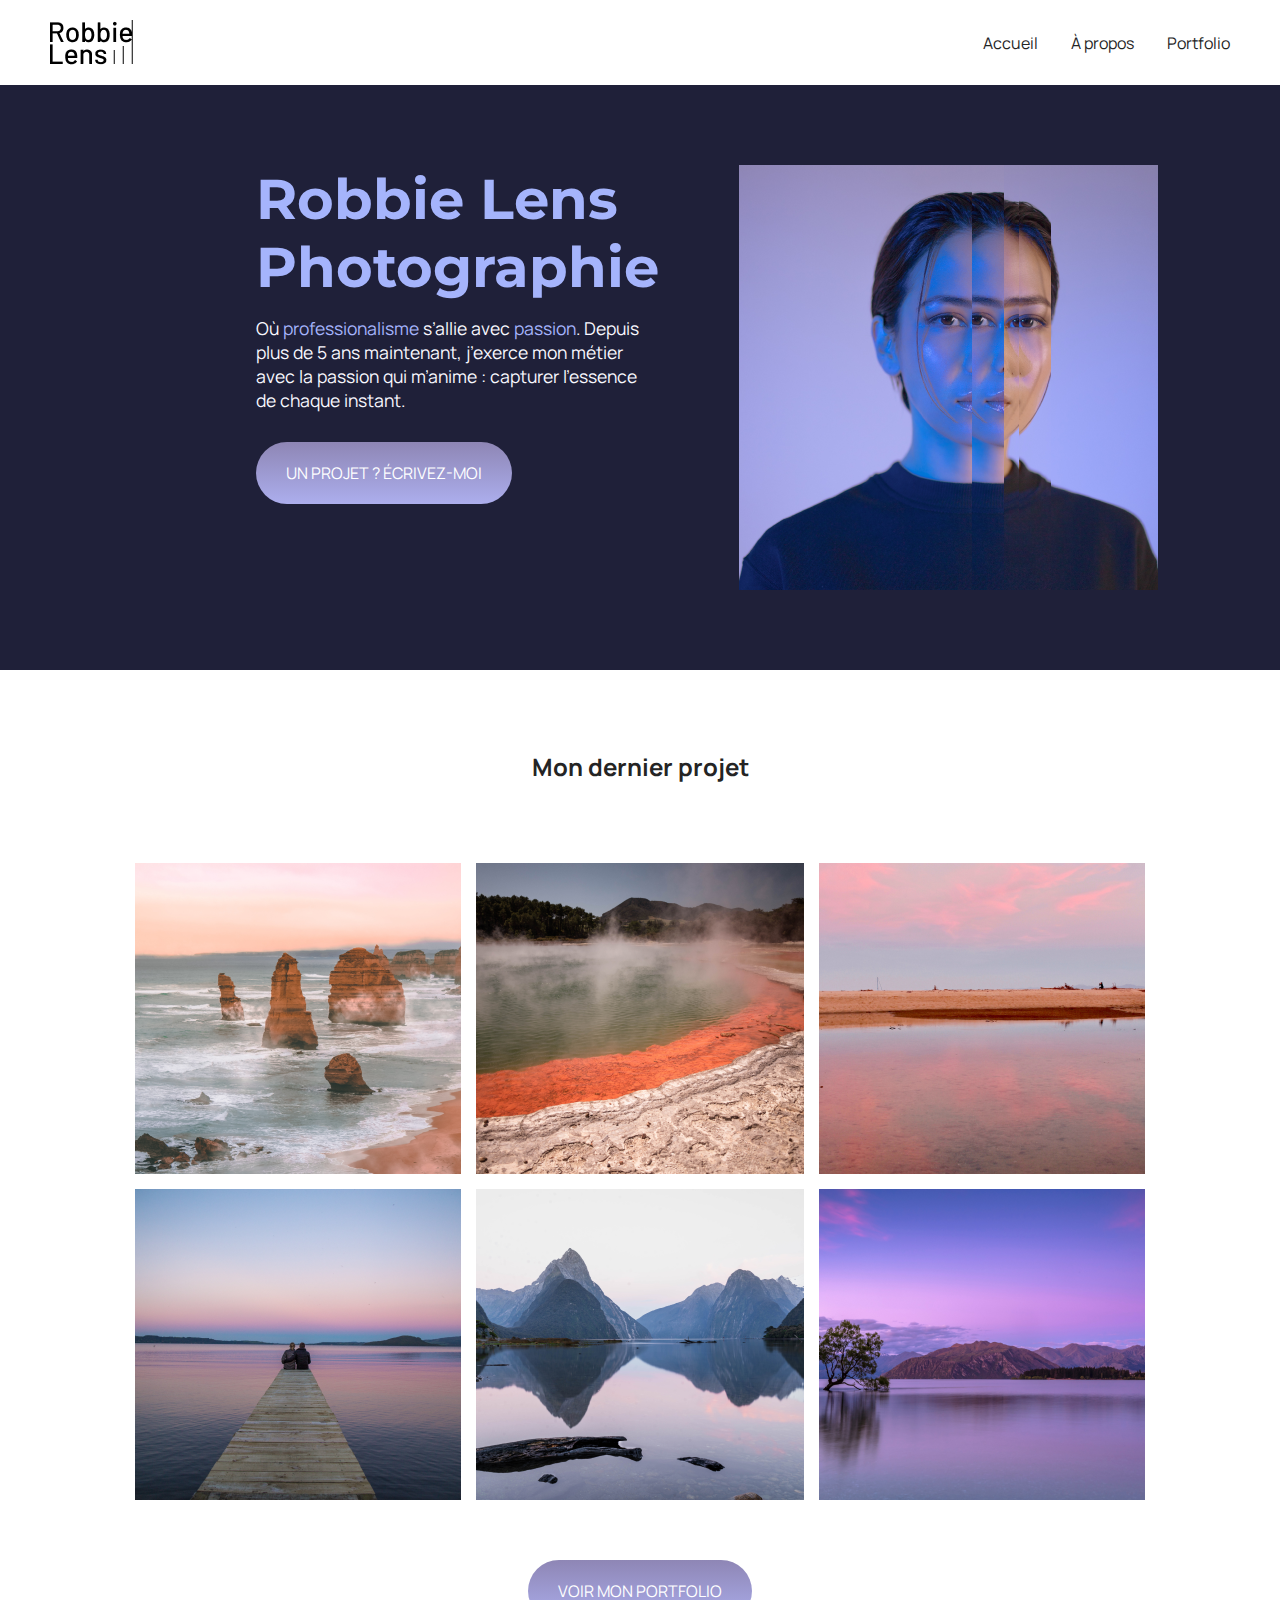
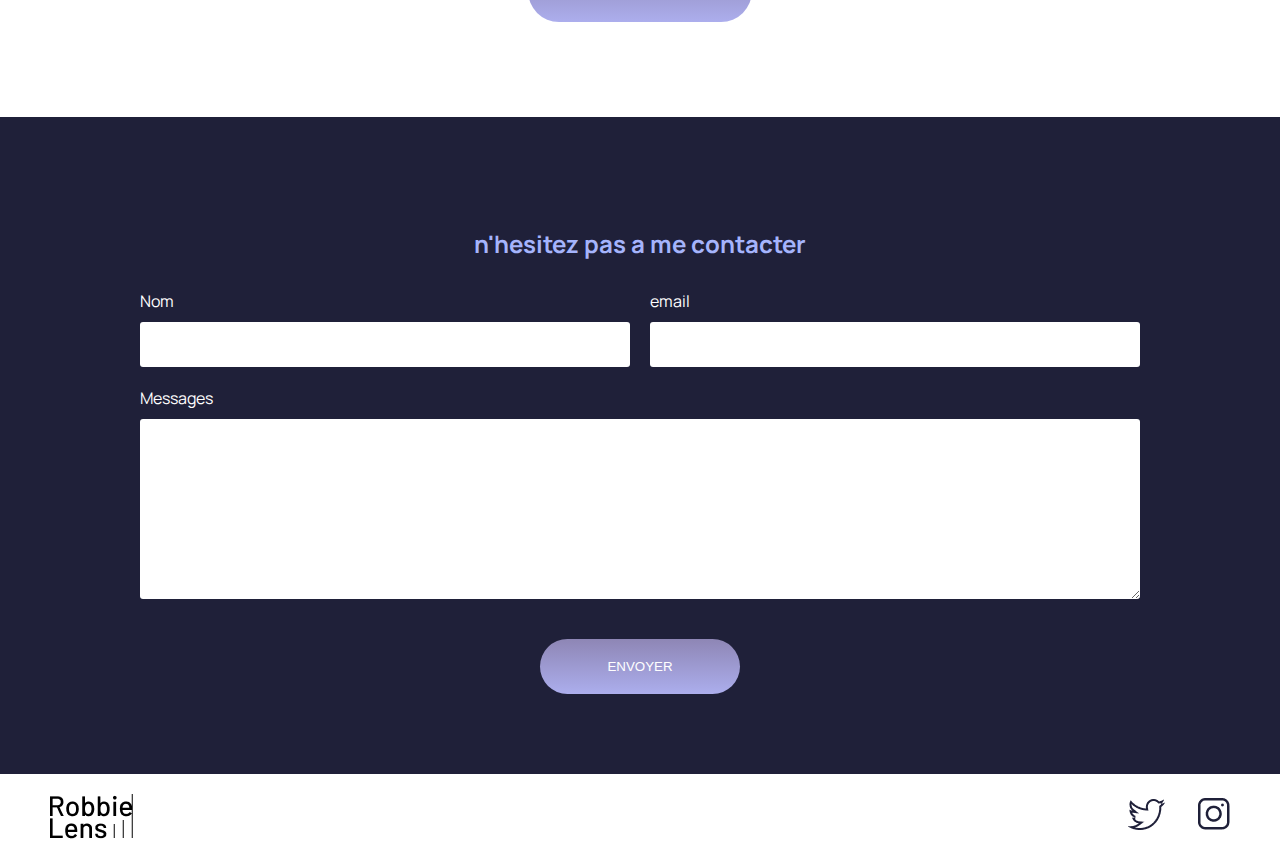
<file: Tuto/OC/OC/Index.html>
<!DOCTYPE html>
<html lang="fr">

<head>
    <meta charset="utf-8" >
    <title>Accueil - Robbie Lens Photographie</title>
    <link href="style/style.css" rel="stylesheet" >
    <link href="style/index.css" rel="stylesheet">
    <link rel="preconnect" href="https://fonts.googleapis.com">
    <link rel="preconnect" href="https://fonts.gstatic.com" crossorigin>
    <link href="https://fonts.googleapis.com/css2?family=Manrope&family=Montserrat&display=swap" rel="stylesheet">
</head>

<body>
    <header>
        <nav>
            <img src="images/logo.png" alt="Logo Robbie Lens" >
            <div>
                <a href="index.html">Accueil</a>
                <a href="a-propos.html">À propos</a>
                <a href="portfolio.html">Portfolio</a>
            </div>
        </nav>
    </header>
    <main>
        <section class="accueil-introduction">
            <div>
                <h1>Robbie Lens Photographie</h1>
                <p>
                    Où <em>professionalisme</em> s’allie avec <em>passion</em>. Depuis
                    plus de 5 ans maintenant, j’exerce mon métier avec la passion
                    qui m’anime : capturer l’essence de chaque instant.
                </p>
                <a href="" class="cta">UN PROJET ? ÉCRIVEZ-MOI</a>
            </div>
            <img src="images/robbie-lens.png" alt="Portrait avec effet de la photographe Robbie Lens" >
        </section>
        <section class="accueil-photos">
            <h2>Mon dernier projet</h2>
            <div>
                <img src="images/accueil/element-1.png" alt="Twelve apostles - Australie" >
                <img src="images/accueil/element-2.png" alt="Wai-O-Tapu - Nouvelle-Zélande" >
                <img src="images/accueil/element-3.png" alt="Parc National d’Abel Tasman - Nouvelle-Zélande" >
            </div>
            <div>
                <img src="images/accueil/element-4.png" alt="Lac Rotorua - Nouvelle-Zélande" >
                <img src="images/accueil/element-5.png" alt="Milford Sound - Nouvelle-Zélande" >
                <img src="images/accueil/element-6.png" alt="Lac Wanaka - Nouvelle-Zélande" >
            </div>
            <div class="center-carre">
                <a href="" class="cta">VOIR MON PORTFOLIO</a>
            </div>
        </section>
        <section class="section-contact">
            <h2>n'hesitez pas a me contacter</h2>
            <form method="get" action="">
                <div class="form-nom-email">
                    <div class="form-column">
                        <label for="nom">Nom</label>
                        <input id="nom" type="text" name="nom">
                    </div>
                    <div class="form-column">
                        <label for="email">email</label>
                        <input id="email" type="text" name="email">
                    </div>
                </div>
                <label for="messages">Messages</label>
                <textarea id="message" name="message" rows="10"></textarea>
                <input class="cta" type="submit" value="ENVOYER">
            </form>
        </section>
    </main>
    <footer>
        <img src="images/logo.png" alt="Logo Robbie Lens" >
        <div>
            <a target="_blank" href="https://twitter.com/" class="lien-icone">
                <img src="images/twitter.png" alt="Logo Twitter" >
            </a>
            <a target="_blank" href="https://www.instagram.com/" class="lien-icone">
                <img src="images/instagram.png" alt="Logo Instagram" >
            </a>
        </div>
    </footer>
</body>

</html>
</file>
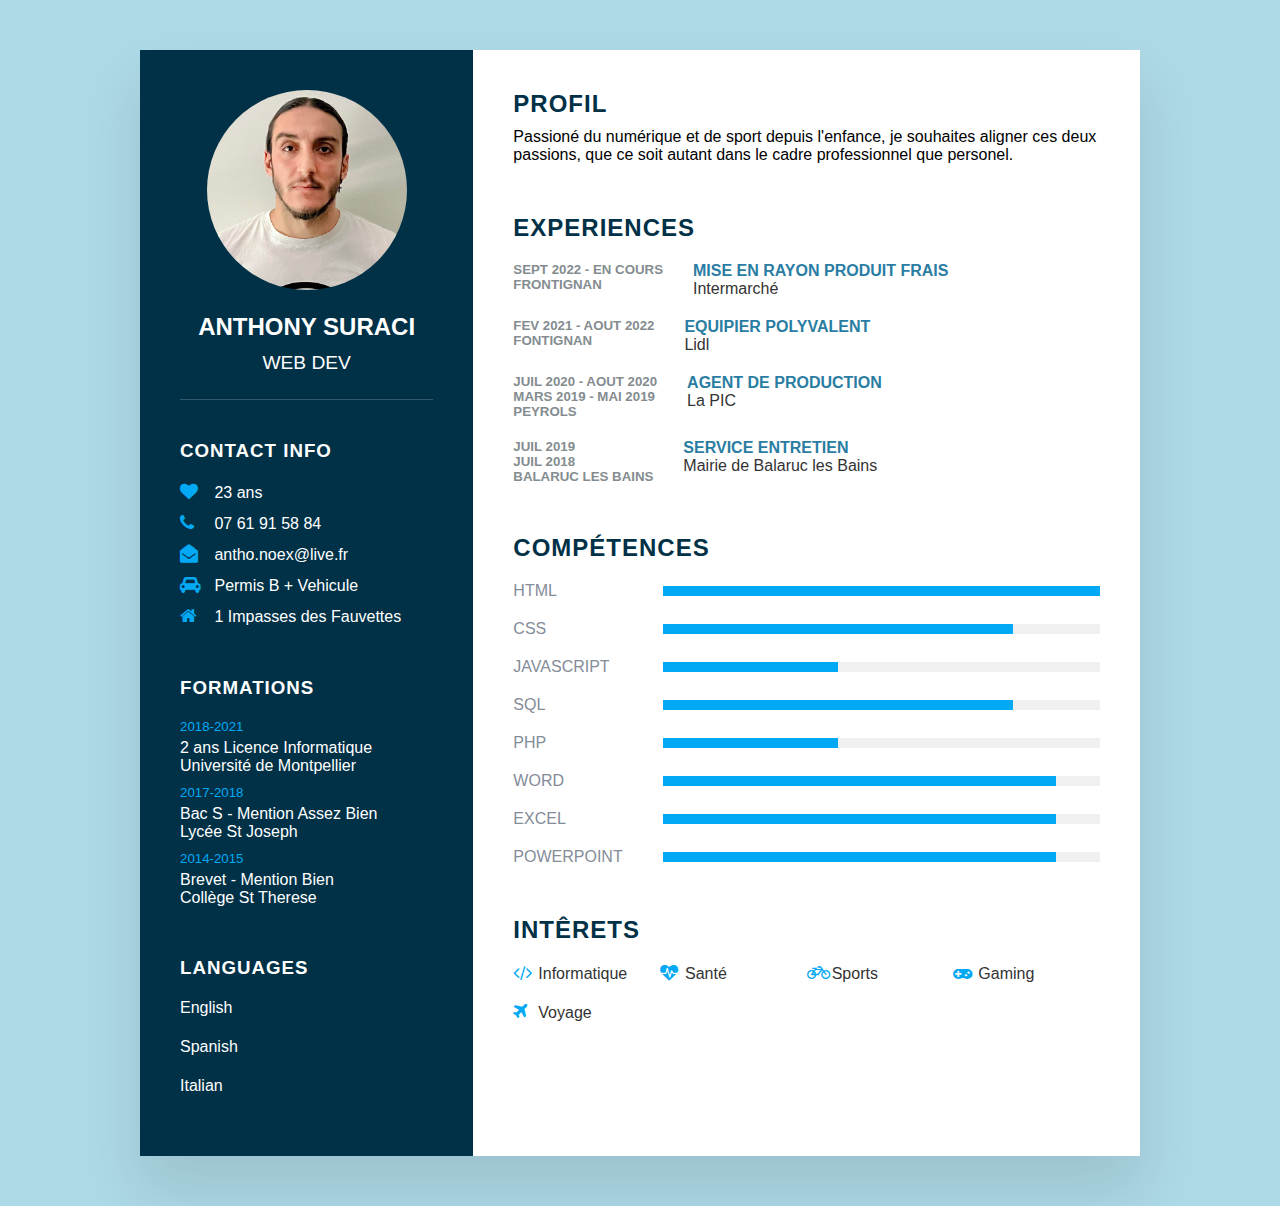
<file: Tuto/Cv/cv.html>
<!DOCTYPE html>
<html>
    <head>
        <meta name="viewport" content="width=device-width, initial-scale=1.0">
        <title> My CV</title>
        <link rel="stylesheet" href="https://cdnjs.cloudflare.com/ajax/libs/font-awesome/4.7.0/css/font-awesome.css" integrity="sha512-5A8nwdMOWrSz20fDsjczgUidUBR8liPYU+WymTZP1lmY9G6Oc7HlZv156XqnsgNUzTyMefFTcsFH/tnJE/+xBg==" crossorigin="anonymous" referrerpolicy="no-referrer" />
        <link rel="stylesheet" type="text/css" href="cv.css">
    </head>
    <body>
        <div class="container">
            <div class="left-side">
                <div class="Texte-profile">
                    <div class="Img">
                        <img src="cv.jpg">
                    </div>
                    <h2>Anthony Suraci<br><span>Web Dev</span></h2>
                </div>

                <div class="ContactInfo">
                    <h3 class= "title"> Contact Info</h3>
                    <ul>
                        <li>
                            <span class="icon"><i class="fa fa-heart" aria-hidden="true"></i></span>
                            <span class="text">23 ans </span>
                        </li>
                        <li>
                            <span class="icon"><i class="fa fa-phone" aria-hidden="true"></i></span>
                            <span class="text">07 61 91 58 84</span>
                        </li>
                        <li>
                            <span class="icon"><i class="fa fa-envelope-open" aria-hidden="true"></i></span>
                            <span class="text">antho.noex@live.fr</span>
                        </li> 
                        <li>
                            <span class="icon"><i class="fa fa-car" aria-hidden="true"></i></span>
                            <span class="text">Permis B + Vehicule</span>
                        </li>
                        <li>
                            <span class="icon"><i class="fa fa-home" aria-hidden="true"></i></span>
                            <span class="text">1 Impasses des Fauvettes</span>
                        </li>
                       
                        
                    </ul>
                </div>

                <div class="ContactInfo education">
                    <h3 class= "title"> Formations</h3>
                    <ul>
                        <li>
                            <h5>2018-2021</h5>
                            <h4>2 ans Licence Informatique<br>Université de Montpellier</h4>
                            
                        </li>
                        <li>
                            <h5>2017-2018</h5>
                            <h4>Bac S - Mention Assez Bien<br>Lycée St Joseph</h4>
                            
                        </li>
                        <li>
                            <h5>2014-2015</h5>
                            <h4>Brevet - Mention Bien <br>Collège St Therese</h4>
                        </li>
                    </ul>
                </div>
                
                <div class="ContactInfo language">
                    <h3 class= "title"> Languages</h3>
                    <ul>
                        <li>
                            <span class="text">English</span>
                            <span class="percent">
                                <div style = "width: 90%;"></div>
                            </span>
                        </li>
                        <li>
                            <span class="text">Spanish</span>
                            <span class="percent"><div style = "width: 50%;"></div></span>
                        </li>
                        <li>
                            <span class="text">Italian</span>
                            <span class="percent"><div style = "width: 50%;"></div></span>
                        </li>
                    </ul>
                </div>
            </div>
            <div class="right-side">
                <div class="about">
                    <h2 class="title2">Profil</h2>
                    <p>
                        Passioné du numérique et de sport depuis l'enfance, je souhaites aligner ces deux  passions, que ce soit autant dans le cadre professionnel que personel.
                    </p>
                </div>
                <div class="about">
                    <h2 class="title2">Experiences</h2>
                    <div class="box">
                        <div class="year">
                            <h5>Sept 2022 - En cours</h5>
                            <h5>Frontignan</h5>
                        </div>
                        <div class="text">
                            <h4>Mise en rayon produit frais</h4>
                            <p>Intermarché</p>
                        </div>
                    </div>
                    <div class="box">
                        <div class="year">
                            <h5>Fev 2021 - Aout 2022</h5>
                            <h5>Fontignan</h5>
                        </div>
                        <div class="text">
                            <h4>Equipier Polyvalent</h4>
                            <p>Lidl</p>
                        </div>
                    </div>
                    <div class="box">
                        <div class="year">
                            <h5>Juil 2020 - Aout 2020<br>Mars 2019 - Mai 2019</h5>
                            <h5>Peyrols</h5>
                        </div>
                        <div class="text">
                            <h4>Agent de production</h4>
                            <p>La PIC</p>
                        </div>
                    </div>
                    <div class="box">
                        <div class="year">
                            <h5>Juil 2019<br>Juil 2018</h5>
                            <h5>Balaruc les Bains</h5>
                        </div>
                        <div class="text">
                            <h4>Service Entretien</h4>
                            <p>Mairie de Balaruc les Bains</p>
                        </div>
                    </div>

                </div>
                <div class="about skills">
                    <h2 class="title2">Compétences</h2>
                    <div class="box">
                        <h4>HTML</h4>
                        <div class="percent">
                            <div style="width: 100%;"></div>
                        </div>
                    </div>
                    <div class="box">
                        <h4>CSS</h4>
                        <div class="percent">
                            <div style="width: 80%;"></div>
                        </div>
                    </div>
                    <div class="box">
                        <h4>JavaScript</h4>
                        <div class="percent">
                            <div style="width: 40%;"></div>
                        </div>
                    </div>
                    <div class="box">
                        <h4>SQL</h4>
                        <div class="percent">
                            <div style="width: 80%;"></div>
                        </div>
                    </div>
                    <div class="box">
                        <h4>PHP</h4>
                        <div class="percent">
                            <div style="width: 40%;"></div>
                        </div>
                    </div>
                    <div class="box">
                        <h4>Word</h4>
                        <div class="percent">
                            <div style="width: 90%;"></div>
                        </div>
                    </div>
                    <div class="box">
                        <h4>Excel</h4>
                        <div class="percent">
                            <div style="width: 90%;"></div>
                        </div>
                    </div>
                    <div class="box">
                        <h4>Powerpoint</h4>
                        <div class="percent">
                            <div style="width: 90%;"></div>
                        </div>
                    </div>
                </div>
                <div class="about interest">
                    <h2 class="title2"> Intêrets</h2>
                    <ul>
                        <li><i class="fa fa-code" aria-hidden="true"></i>Informatique</li>
                        <li><i class="fa fa-heartbeat" aria-hidden="true"></i>Santé</li>
                        <li><i class="fa fa-bicycle" aria-hidden="true"></i>Sports</li>
                        <li><i class="fa fa-gamepad" aria-hidden="true"></i>Gaming</li>
                        <li><i class="fa fa-plane" aria-hidden="true"></i>Voyage</li>
                    </ul>
                </div>
            </div>
        </div>
    </body>
</html>
</file>
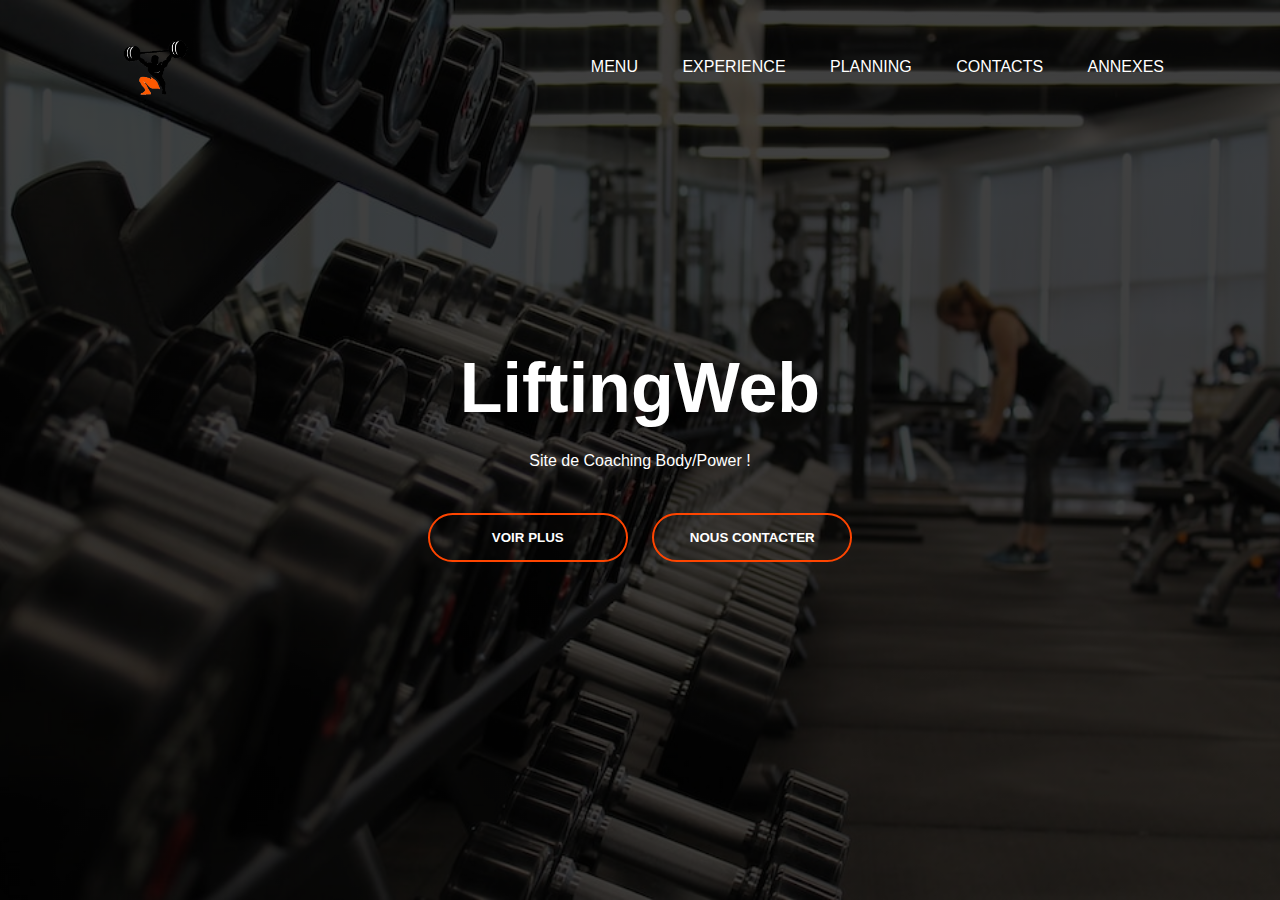
<file: Tuto/Home/home.html>
<html lang="fr">
    <head>
        <meta charset="UTF-8"/>
        <title>Cv Musculation</title>
        <link rel="stylesheet" href="home.css">
    </head>
        <body>
            <div class="baniere">
                <div class="navbar">
                    <img src="power.png" class="logo">
                    <ul>
                        <li><a href="#">Menu</a></li>
                        <li><a href="#">Experience</a></li>
                        <li><a href="#">Planning</a></li>
                        <li><a href="#">Contacts</a></li>
                        <li><a href="#">Annexes</a></li>
                    </ul>
                </div>
                <div class="content">
                    <h1>LiftingWeb</h1>
                    <p>Site de Coaching Body/Power !</p>
                    <div>
                        <button type="button"><span></span>VOIR PLUS</button>
                        <button type="button"><span></span>NOUS CONTACTER</button>
                    </div>
                </div>    
            </div>
        </body>

</html>
</file>
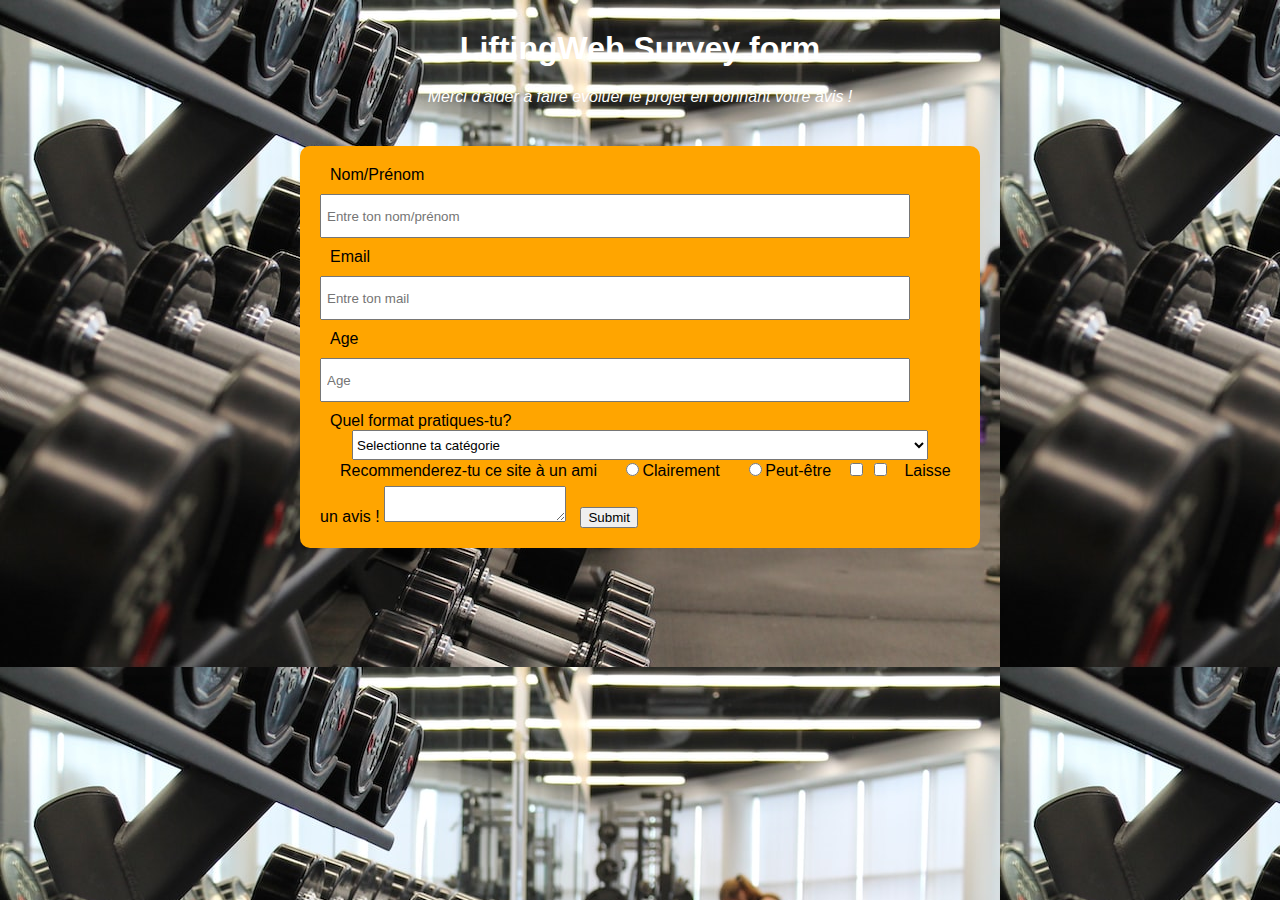
<file: Tuto/Home/survey.html>
<!DOCTYPE html>
<html>
  <head>
    <meta charset="utf-8"/>
    <link rel="stylesheet" href="styles.css">
    <title>Survey form</title>
  </head>
  <body> 
    <h1 id="title"> LiftingWeb Survey form </h1>
    <p id="description"> Merci d'aider à faire   evoluer le projet en donnant votre avis !</p>
  <form id="survey-form">
    <label id="name-label">Nom/Prénom <input id="name" type="text" placeholder="Entre ton nom/prénom" required/></label>
    <label id="email-label">Email <input id="email" type="email" placeholder="Entre ton mail" required/></label>
    <label id="number-label">Age <input id="number" type="number" min="15" max="100"
    placeholder="Age"></label>
    <label id="select-label">Quel format pratiques-tu? 
      <select id="dropdown">
      <option>Selectionne ta catégorie</option>
      <option>Bodybuilding</option>
      <option>Powerlifting</option>
      <option>Halterophilia</option>
      </select></label>
    <label>Recommenderez-tu ce site à un ami</label>
    <label id="radio1">
      <input class="radio" type="radio" name="button-survey" value="text"/>Clairement
    </label>
    <label id="radio2">
      <input class="radio" type="radio" name="button-survey" value="text"/>Peut-être
    </label>
      <input type="checkbox" name="button-survey" value="text"/>
      <input type="checkbox" name="button-survey2" value="text"/>
    <label>Laisse un avis ! 
      <textarea></textarea>
    </label>
      <button id="submit" type="submit">Submit</button>
    </form>
  </body>
</html>
</file>
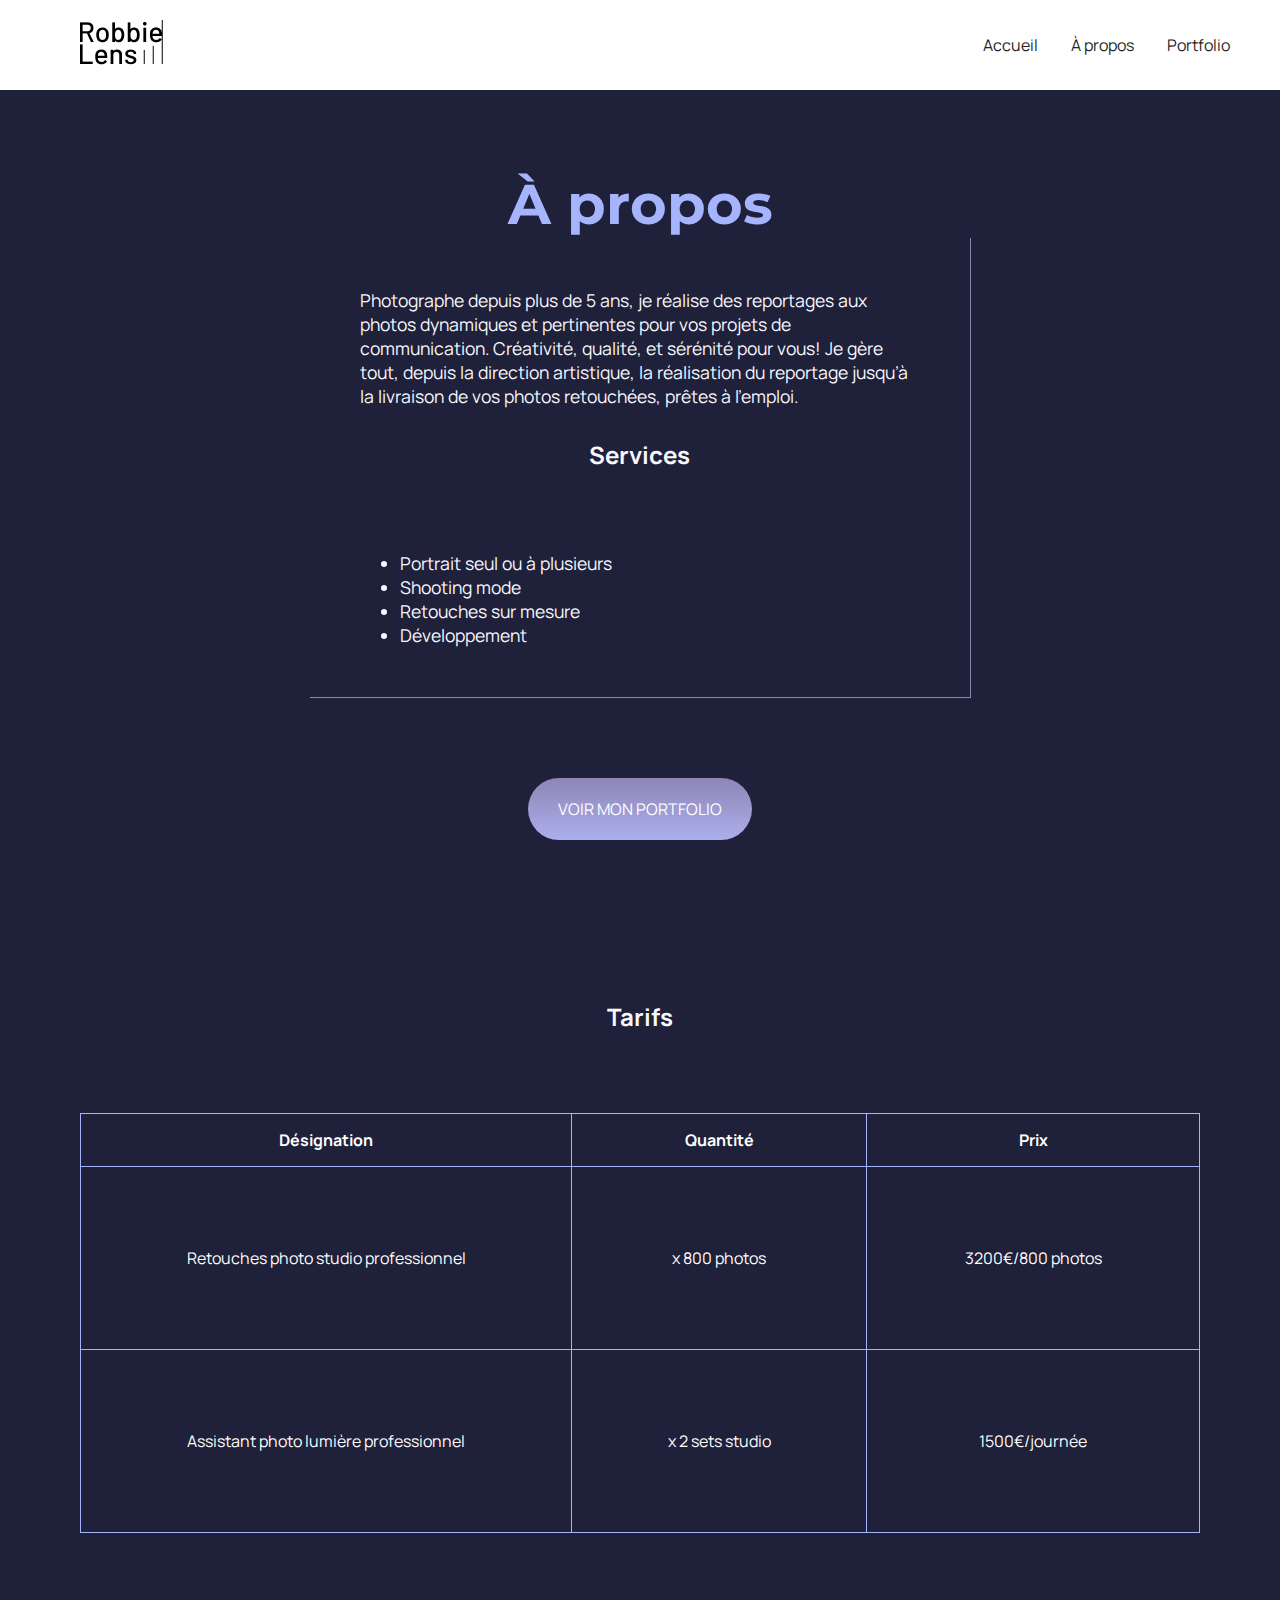
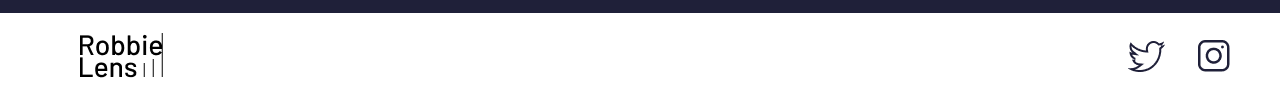
<file: Tuto/OC/OC/a-propos.html>
<!DOCTYPE html>
<html lang="fr">

<head>
    <meta charset="utf-8" >
    <title>À propos - Robbie Lens Photographie</title>
    <link href="style/style.css" rel="stylesheet" >
    <link href="style/a-propos.css" rel="stylesheet">
    <link rel="preconnect" href="https://fonts.googleapis.com">
    <link rel="preconnect" href="https://fonts.gstatic.com" crossorigin>
    <link href="https://fonts.googleapis.com/css2?family=Manrope&family=Montserrat&display=swap" rel="stylesheet">
</head>

<body>
    <header>
        <nav>
            <a href="index.html" class="lien-icone">
                <img src="images/logo.png" alt="Logo Robbie Lens" >
            </a>
            
            <div>
                <a href="index.html">Accueil</a>
                <a href="a-propos.html">À propos</a>
                <a href="portfolio.html">Portfolio</a>
            </div>
        </nav>
    </header>
    <main class="a-propos-main">
        <section>
            <h1>À propos</h1>
            <div class="carre-contenu">
                <p>
                    Photographe depuis plus de 5 ans, je réalise des reportages aux photos dynamiques et pertinentes
                    pour
                    vos
                    projets de communication. Créativité, qualité, et sérénité pour vous! Je gère tout, depuis la
                    direction
                    artistique, la réalisation du reportage jusqu’à la livraison de vos photos retouchées, prêtes à
                    l’emploi.
                </p>
                <h2>Services</h2>
                <ul>
                    <li>Portrait seul ou à plusieurs</li>
                    <li>Shooting mode</li>
                    <li>Retouches sur mesure</li>
                    <li>Développement</li>
                </ul>
            </div>
            <div class="center-carre">
                <a href="" class="cta">VOIR MON PORTFOLIO</a>
            </div>
        </section>
        <section>
            <h2>Tarifs</h2>
            <table>
                <thead>
                    <tr>
                        <th>Désignation</th>
                        <th>Quantité</th>
                        <th>Prix</th>
                    </tr>
                </thead>
                <tbody>
                    <tr>
                        <td>Retouches photo
                            studio professionnel</td>
                        <td>x 800 photos</td>
                        <td>3200€/800 photos</td>
                    </tr>
                    <tr>
                        <td>Assistant photo
                            lumière professionnel</td>
                        <td>x 2 sets studio</td>
                        <td>1500€/journée</td>
                    </tr>
                </tbody>
            </table>
        </section>
    </main>
    <footer>
        <a href="index.html" class="lien-icone">
            <img src="images/logo.png" alt="Logo Robbie Lens" >
        </a>
        <div>
            <a target="_blank" href="https://twitter.com/" class="lien-icone">
                <img src="images/twitter.png" alt="Logo Twitter" >
            </a>
            <a target="_blank" href="https://www.instagram.com/" class="lien-icone">
                <img src="images/instagram.png" alt="Logo Instagram" >
            </a>
        </div>
    </footer>
</body>

</html>
</file>
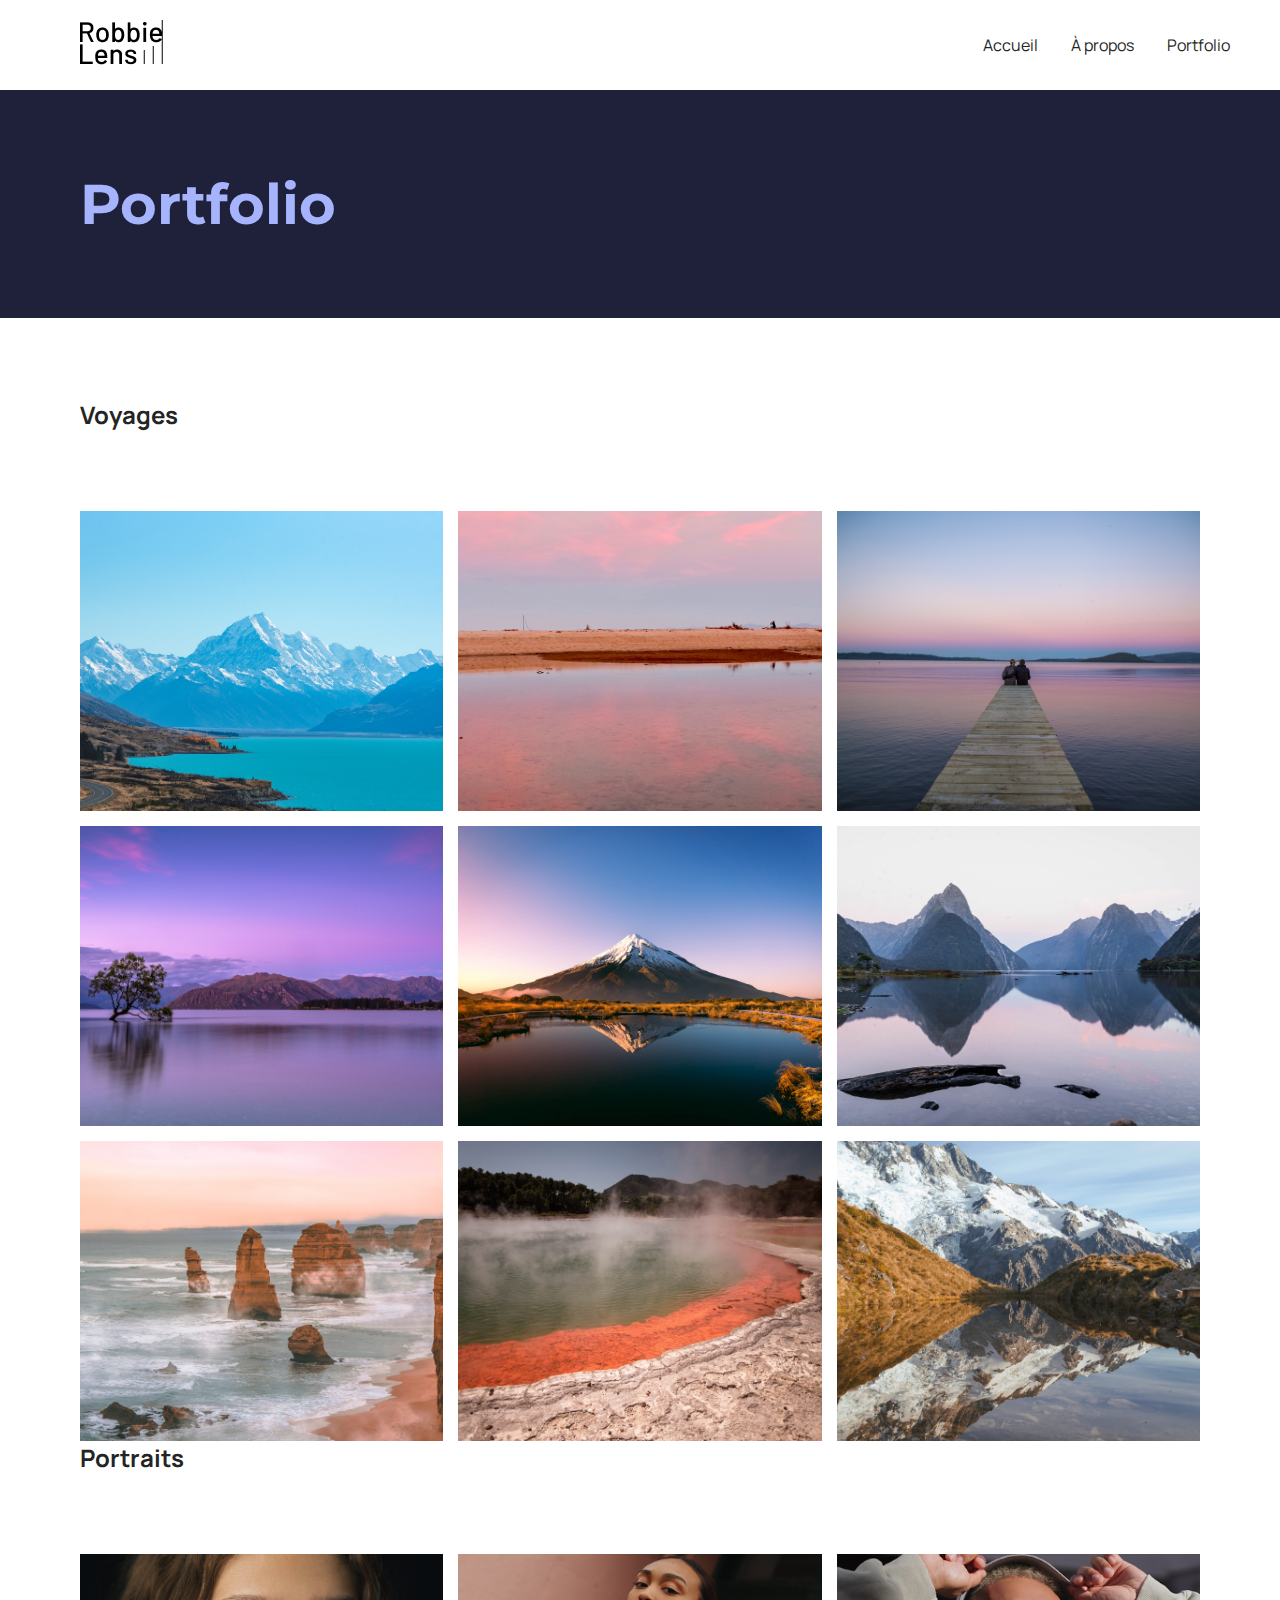
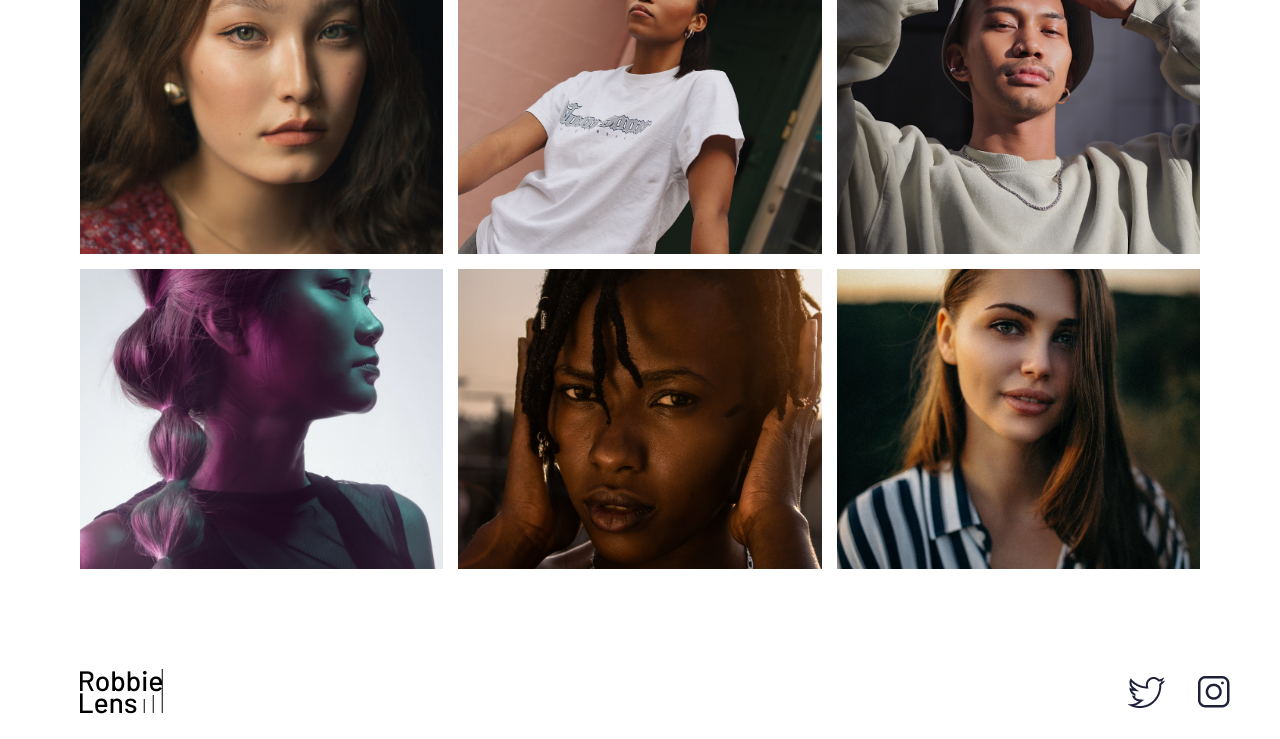
<file: Tuto/OC/OC/portfolio.html>
<!DOCTYPE html>
<html lang="fr">

<head>
    <meta charset="utf-8" >
    <title>Portfolio - Robbie Lens Photographie</title>
    <link href="style/style.css" rel="stylesheet" >
    <link href="style/portfolio.css" rel="stylesheet">
    <link rel="preconnect" href="https://fonts.googleapis.com">
    <link rel="preconnect" href="https://fonts.gstatic.com" crossorigin>
    <link href="https://fonts.googleapis.com/css2?family=Manrope&family=Montserrat&display=swap" rel="stylesheet">
</head>

<body>
    <header>
        <nav>
            <a href="index.html" class="lien-icone">
                <img src="images/logo.png" alt="Logo Robbie Lens" >
            </a>
            <div class="header-nav">
                <a href="index.html">Accueil</a>
                <a href="a-propos.html">À propos</a>
                <a href="portfolio.html">Portfolio</a>
            </div>
        </nav>
    </header>
    <main>
        <section>
            <h1>Portfolio</h1>
        </section>
        <section class="portfolio-section-photos">
            <h2>Voyages</h2>
            <!-- Créez ici votre grid Voyages -->
            <div class="grid-paysages">
                <a href="images/portfolio/paysage1.jpg" class="lien-conteneur-photo">
                    <img src="images/portfolio/paysage1.jpg" alt="Mont Aoraki - Nouvelle-Zélande" >
                    <div class="photo-hover">Voir la photo</div>
                </a>
                <a href="images/portfolio/paysage2.jpg" class="lien-conteneur-photo">
                    <img src="images/portfolio/paysage2.jpg" alt="Parc National d’Abel Tasman - Nouvelle-Zélande" >
                    <div class="photo-hover">Voir la photo</div>
                </a>
                <a href="images/portfolio/paysage3.jpg" class="lien-conteneur-photo">
                    <img src="images/portfolio/paysage3.jpg" alt="Lac Rotorua - Nouvelle-Zélande" >
                    <div class="photo-hover">Voir la photo</div>
                </a>
                <a href="images/portfolio/paysage4.jpg" class="lien-conteneur-photo">
                    <img src="images/portfolio/paysage4.jpg" alt="Lac Wanaka - Nouvelle-Zélande" >
                    <div class="photo-hover">Voir la photo</div>
                </a>
                <a href="images/portfolio/paysage5.jpg" class="lien-conteneur-photo">
                    <img src="images/portfolio/paysage5.jpg" alt="Mont Taranaki - Nouvelle-Zélande" >
                    <div class="photo-hover">Voir la photo</div>
                </a>
                <a href="images/portfolio/paysage6.jpg" class="lien-conteneur-photo">
                    <img src="images/portfolio/paysage6.jpg" alt="Milford Sound - Nouvelle-Zélande" >
                    <div class="photo-hover">Voir la photo</div>
                </a>
                <a href="images/portfolio/paysage7.jpg" class="lien-conteneur-photo">
                    <img src="images/portfolio/paysage7.jpg" alt="Twelve Apostle - Australie" >
                    <div class="photo-hover">Voir la photo</div>
                </a>
                <a href="images/portfolio/paysage8.jpg" class="lien-conteneur-photo">
                    <img src="images/portfolio/paysage8.jpg" alt="Wai-O-Tapu - Nouvelle-Zélande" >
                    <div class="photo-hover">Voir la photo</div>
                </a>
                <a href="images/portfolio/paysage9.jpg" class="lien-conteneur-photo">
                    <img src="images/portfolio/paysage9.jpg" alt="Mont Cook - Nouvelle Zélande" >
                    <div class="photo-hover">Voir la photo</div>
                </a>
            </div>
            <h2>Portraits</h2>
            <div class="grid-portraits">
                <a href="images/portfolio/portrait1.jpg" class="lien-conteneur-photo">
                    <img src="images/portfolio/portrait1.jpg" alt="Portrait jeune femme 1" >
                    <div class="photo-hover">Voir la photo</div>
                </a>
                <a href="images/portfolio/portrait2.jpg" class="lien-conteneur-photo">
                    <img src="images/portfolio/portrait2.jpg" alt="Portrait jeune femme 2" >
                    <div class="photo-hover">Voir la photo</div>
                </a>
                <a href="images/portfolio/portrait3.jpg" class="lien-conteneur-photo">
                    <img src="images/portfolio/portrait3.jpg" alt="Portrait jeune homme 3" >
                    <div class="photo-hover">Voir la photo</div>
                </a>
                <a href="images/portfolio/portrait4.jpg" class="lien-conteneur-photo">
                    <img src="images/portfolio/portrait4.jpg" alt="Portrait jeune femme 4" >
                    <div class="photo-hover">Voir la photo</div>
                </a>
                <a href="images/portfolio/portrait5.jpg" class="lien-conteneur-photo">
                    <img src="images/portfolio/portrait5.jpg" alt="Portrait jeune femme 5" >
                    <div class="photo-hover">Voir la photo</div>
                </a>
                <a href="images/portfolio/portrait6.jpg" class="lien-conteneur-photo">
                    <img src="images/portfolio/portrait6.jpg" alt="Portrait jeune femme 6" >
                    <div class="photo-hover">Voir la photo</div>
                </a>
            </div>
        </section>
    </main>
    <footer>
        <a href="index.html" class="lien-icone">
            <img src="images/logo.png" alt="Logo Robbie Lens" >
        </a>
        <div>
            <a target="_blank" href="https://twitter.com/" class="lien-icone">
                <img src="images/twitter.png" alt="Logo Twitter" >
            </a>
            <a target="_blank" href="https://www.instagram.com/" class="lien-icone">
                <img src="images/instagram.png" alt="Logo Instagram" >
            </a>
        </div>
    </footer>
</body>

</html>
</file>
<file: Tuto/OC/OC/style/style.css>
* {
  margin: 0;
}

body {
  font-family: 'Manrope', sans-serif;
  font-size: 1em;
  background-color: #1f2039;
}

a {
  color: #242424;
  text-decoration: none;
}

em {
  color: #a5b4fc;
  font-style: normal;
}

h1 {
  font-size: 3.5em;
  color: #a5b4fc;
  font-family: 'Montserrat', sans-serif;
}

h2 {
  color: #f9f8ff;
}

p,
li {
  font-size: 1.1em;
  color: #f9f8ff;
}

header,
footer {
  background-color: white;
  padding: 20px 50px;
}

.cta {
  display: inline-block;
  background: linear-gradient(#8e86b5, #acaeed);
  color: white;
  border-radius: 50px;
  padding: 20px 30px;
}

a:hover {
  text-decoration: underline;
}

.cta:hover {
  background: linear-gradient(#696484, #8788ba);
  text-decoration: none;
}

.lien-icone {
  margin-left: 30px;
}

.lien-icone:hover {
  opacity: 0.5;
}

section {
  padding: 80px;
}

footer,
nav {
  display: flex;
  flex-direction: row;
  align-items: center;
  justify-content: space-between;
}

nav a {
  margin-left: 30px;
}

@media screen and (max-width: 996px) {
  header nav {
    flex-direction: column;
    align-items: center;
    justify-content: center;
  }

  header nav img {
    margin-bottom: 20px;
  }

  header,
  footer {
    padding: 20px 20px;
  }

  h1 {
    font-size: 2em;
  }

  section {
    padding: 50px 20px 50px 20px;
  }

  nav a {
    margin-left: 10px;
    margin-right: 10px;
  }
}
</file>
<file: Tuto/OC/OC/style/index.css>
.accueil-photos {
  background-color: white;
  padding: 80px;
}

.accueil-photos h2 {
  color: #242424;
  text-align: center;
  margin-bottom: 80px;
}

.accueil-photos div {
  display: flex;
  flex-direction: row;
  gap: 15px;
  justify-content: center;
  margin-bottom: 15px;
}

.accueil-introduction {
  display: flex;
  flex-direction: row;
  width: 60%;
  align-items: flex-start;
  margin: auto;
}

.accueil-introduction h1 {
  margin-bottom: 15px;
}

.accueil-introduction p {
  margin-bottom: 30px;
}

.accueil-introduction div {
  padding-right: 80px;
}

.section-contact h2{
  color: #a5b4fc;
  text-align: center;
  margin: 30px;
}

form{
  display:flex;
  color: white;
  flex-direction: column;
  margin: auto;
  max-width: 1000px;
}

.form-nom-email{
  display: flex;
  flex-direction: row;
  gap: 20px;
}

.form-column{
  flex:1;
  display:flex;
  flex-direction: column;
  margin-bottom: 20px;
}

label{
  margin-bottom: 10px;
}

input,textarea{
  padding: 15px;
  border-radius:3px;
  border: none;
}

input[type="submit"] {
  width: 200px;
  margin: auto;
  margin-top: 40px;
}

.center-carre{
  margin-top: 60px;
}

@media screen and (max-width: 996px) {
  .accueil-introduction {
    flex-direction: column;
    align-items: center;
    justify-content: center;
  }

  .accueil-introduction div {
    padding-right: 0;
    text-align: center;
    order: 2;
  }

  .accueil-introduction img {
    order: 1;
    margin-bottom: 20px;
    width: 100%;
  }

  .accueil-photos {
    padding: 20px;
  }

  .accueil-photos div {
    flex-direction: column;
  }

  .section-contact {
    padding: 50px 20px;
  }

  .form-nom-email {
    flex-direction: column;
    gap: 0;
  }
}
</file>
<file: Tuto/Cv/cv.css>
*{
   margin:0;
   padding:0;
   font-family: 'Poppins', sans-serif; 
   box-sizing: border-box; /* défini la facon dont la hauteur et la largeur totale d'un element est calculé*/
}
body{
    background: lightblue;
    display: flex;
    justify-content: center;
    align-items: center;
    min-height: 100vh;
} 
.container{
    position: relative;
    width: 100%;
    max-width: 1000px;
    min-height:1000px;
    background: #fff;
    display: grid;
    margin: 50px;
    grid-template-columns: 1fr 2fr;
    box-shadow: 0 35px 55px rgba(0,0,0,0.1);
}
.container .left-side{
    position:relative;
    background: #003147;
    padding: 40px;
}
.Texte-profile{
    position:relative;
    display:flex;
    flex-direction:column;
    align-items: center;
    padding-bottom:20px;
    border-bottom: 1px solid rgba(255,255,255,0.2);
}
.Texte-profile .Img{
    position: relative;
    width: 200px;
    height: 200px;
    border-radius: 50%;
    overflow: hidden;
}
.Texte-profile .Img img{
    position: absolute;
    top: 0;
    left: 0;
    width: 100%;
    height: 100%;
    object-fit: cover;
}
.Texte-profile h2{
    color: #fff;
    font-size: 1.5em;
    margin-top: 20px; /* Le padding permet de créer un espace supplémentaire à l'intérieur d'un élément. La marge (margin) permet quant à elle de créer un espace supplémentaire à l'extérieur de l'élément.*/
    text-transform: uppercase;
    text-align: center;
    font-weight: 600;
    line-height: 1.4em;
}
.Texte-profile h2 span{
    font-size: 0.8em;
    font-weight: 300;
}
.ContactInfo{
    padding-top: 40px;
}

.title{
    color: #fff;
    text-transform: uppercase;
    font-weight: 600;
    letter-spacing: 1px;
    margin-bottom: 20px;
}
.ContactInfo ul{
    position: relative;

}
.ContactInfo ul li{
    position: relative;
    list-style: none;
    cursor: pointer;
    margin: 10px 0;
}
.ContactInfo ul li .icon{
    display: inline-block; /* permet de set a width et height and respecte margin and padding*/
    width: 30px;
    font-size:18px;
    color: #03a9f4;
}
.ContactInfo ul li span{
    color: #fff;
    font-weight: 300;
}
.ContactInfo .education{
    padding-top:40px;
}

.ContactInfo.education ul li{
    position: relative;
    list-style: none;
    cursor: pointer;
    margin: 10px 0;
}

.ContactInfo.education h5{
    color: #03a9f4;
    font-weight: 500;
    margin-bottom: 5px;
}
.ContactInfo.education h4:nth-child(2){
    color: #fff;
    font-weight: 500;
}
.ContactInfo.education h4{
    color: #fff;
    font-weight: 300;
}
/*.ContactInfo.language {
    padding-top:40px;
}*/
/*.ContactInfo.language ul li{
    position: relative;
    list-style: none;
    cursor: pointer;
    margin: 10px 0;
}*/
.ContactInfo.language .percent{
    position: relative;
    width: 0;
    height: 6px;
    background:#081921;
    display: block;
    margin-top: 5px;
}
.ContactInfo.language .percent div{
    position: absolute;
    top:0;
    left:0;
    height:100%;
    background: #03a9f4;
}

.container .right-side{
    position:relative;
    background: #fff;
    padding: 40px;
}
.about{
    margin-bottom: 50px;
}
.about:last-child{
    margin-bottom: 0;
}

.title2{
    color:#003147;
    text-transform: uppercase;
    letter-spacing: 1px;
    margin-bottom: 10px;
}
.about .box .text p{
    color : #333;
}
.about .box .text{
    padding-left: 30px;
}
.about .box .text h4{
    text-transform: uppercase;
    color: #2a7da2;
    font-size: 16px;
}
.about .box{
    display: flex;
    flex-direction: row;
    margin: 20px 0;
}
.about .box .year{
    max-width: 150px;
   

}
.about .box .year h5{
    text-transform: uppercase;
    color: #848c90;
    font-weight: 600;
}
.skills .box{
    position: relative;
    width: 100%;
    display: grid;
    grid-template-columns: 150px 1fr;
    justify-content: center;
    align-items: center;
}
.about.skills .box h4{
    text-transform: uppercase;
    color: #848c99;
    font-weight:500;
}
.about.skills .box .percent{
    position: relative;
    width: 100%;
    height: 10px;
    background: #f0f0f0;
}
.about.skills .box .percent div{
    position: absolute;
    top:0;
    left:0;
    height: 100%;
    background: #03a9f4;
}
.interest ul  {
    display: grid;
    grid-template-columns: repeat(4,1fr);
   
}
.interest ul li{
    list-style: none;
    margin: 10px 0;
    color: #333;
    font-weight: 500;
    margin: 10px 0;
}
.interest ul li .fa{
    color: #03a9f4;
    font-size: 18px;
    width: 20px;
    margin-right: 5px;
}
</file>
<file: Tuto/Home/home.css>
*{
    margin: 0;
    padding: 0;
    font-family: sans-serif;
}
.baniere{
    width: 100%;
    height: 100vh;
    background-image: linear-gradient(rgba(0,0,0,0.75),rgba(0,0,0,0.75)),url(back.jpg);
    background-size: cover;
    background-position: center;
}
.navbar{
    width: 85%;
    margin: auto;
    padding: 35px 0;
    display: flex;
    align-items: center;
    justify-content: space-between;
}
.logo{
    background-size: cover;
    background-color:rgba(0,0,0,0);
    width: 120px;
    cursor: pointer;
   
    
}
.navbar ul li{
    list-style: none;
    display: inline-block;
    margin: 0 20px;
    position: relative;
}
.navbar ul li a{
    text-decoration: none;
    color: #fff;
    text-transform: uppercase;
}
.navbar ul li::after{
    content: '';
    height: 3px;
    width: 0;
    background: orangered;
    position: absolute;
    left: 0;
    bottom: -10px;
    transition: 0.5s;
}
.navbar ul li:hover::after{
    width: 100%;
}
.content{
    width: 100%;
    position: absolute;
    top: 50%;
    text-align: center;
    color: #fff;
    transform: translateY(-50%);
    
}
.content h1{
    font-size: 70px;
    margin-top: 30px;
    
}
.content p{
    margin: 20px auto;
    font-weight: 100;
    line-height: 25px;
    
}
button{
    width: 200px; 
    padding: 15px 0;
    text-align: center;
    margin: 20px 10px;
    border-radius: 25px;
    font-weight: bold;
    border: 2px solid orangered;
    background: transparent;
    color: #fff;
    cursor: pointer;
    position: relative;
    overflow: hidden;
    
}
span{
    background: orangered;
    height: 100%;
    width: 0;
    border-radius: 25px;
    position: absolute;
    left: 0;
    bottom: 0;
    z-index: -1;
    transition: 0.5s;
}
button:hover span{
    width: 100%;

}
button:hover{
    border: none;
}
</file>
<file: Tuto/Home/styles.css>
body{
    margin: 0;
    font-family: arial;
    background-image: url(back.jpg);
    box-sizing:border-box;
  }
  #title{
    text-align:center;
    color:white;
    margin-top: 30px;
    
  }
  #description{
    text-align:center;
    color:white;
    font-style: italic;
  }
  #survey-form{
    background-color:orange;
    margin: 40px auto;
    width: 50%;
    border-radius:10px;
    padding:20px;
    
  }
  .container {
    display: flex;
    justify-content: center;
    align-items: center;
    
  }
  label{
    padding:10px;
    
    
  }
  #name, #email, #number {
    margin:10px auto;
    width:90%;
    height: 30px;
    padding:5px;
    
  }
  
   #dropdown{
    display: block;
    width:90%;
    margin:0 auto;
    height: 30px;
    
  }
  
  #radio1, #radio2{

  }
    

  .radio{
    display:inline-block;
    margin-bottom:10px;
  }
</file>
<file: Tuto/OC/OC/style/a-propos.css>
.carre-contenu {
  border-right: 1px solid #8e86b5;
  border-bottom: 1px solid #8e86b5;
  padding: 50px;
  width: 50%;
  margin: auto;
  margin-bottom: 80px;
}

.carre-contenu h2 {
  margin-top: 30px;
}

.carre-contenu ul {
  margin-top: 30px;
}

.carre-contenu + div {
  text-align: center;
}

.a-propos-main {
  margin: auto;
}

table {
  color: white;
  text-align: center;
  width: 100%;
  border-collapse: collapse;
}

td,
th {
  padding: 15px;
  border: 1px solid #a5b4fc;
}

td {
  padding: 80px;
}

h2 {
  margin-bottom: 80px;
}

h1,
h2 {
  text-align: center;
}

@media screen and (max-width: 996px) {
  .section-tarifs {
    display: none;
  }
}
</file>
<file: Tuto/OC/OC/style/portfolio.css>
.portfolio-section-photos {
  background-color: white;
}

.portfolio-section-photos h2 {
  color: #242424;
  margin-bottom: 80px;
}

.grid-paysages {
  display: grid;
  grid-template-columns: 1fr 1fr 1fr;
  grid-template-rows: 300px 300px 300px;
  gap: 15px;
}

.grid-portraits {
  display: grid;
  grid-template-columns: 1fr 1fr 1fr;
  grid-template-rows: 300px 300px;
  gap: 15px;
}

.grid-paysages img,
.grid-portraits img {
  width: 100%;
  height: 100%;
  object-fit: cover;
}

.lien-conteneur-photo {
  position: relative;
}

.photo-hover {
  position: absolute;
  top: 0;
  left: 0;
  right: 0;
  bottom: 0;
  display: flex;
  align-items: center;
  justify-content: center;
  font-size: 1.5em;
  color: white;
  background-color: rgba(0, 0, 0, 0.7);
  display: none;
}

.lien-conteneur-photo:hover .photo-hover {
  display: flex;
}

@media screen and (max-width: 996px) {
  .grid-paysages {
    grid-template-columns: 1fr;
    gap: 15px;
  }

  .grid-portraits {
    grid-template-columns: 1fr;
    gap: 15px;
  }
}
</file>
